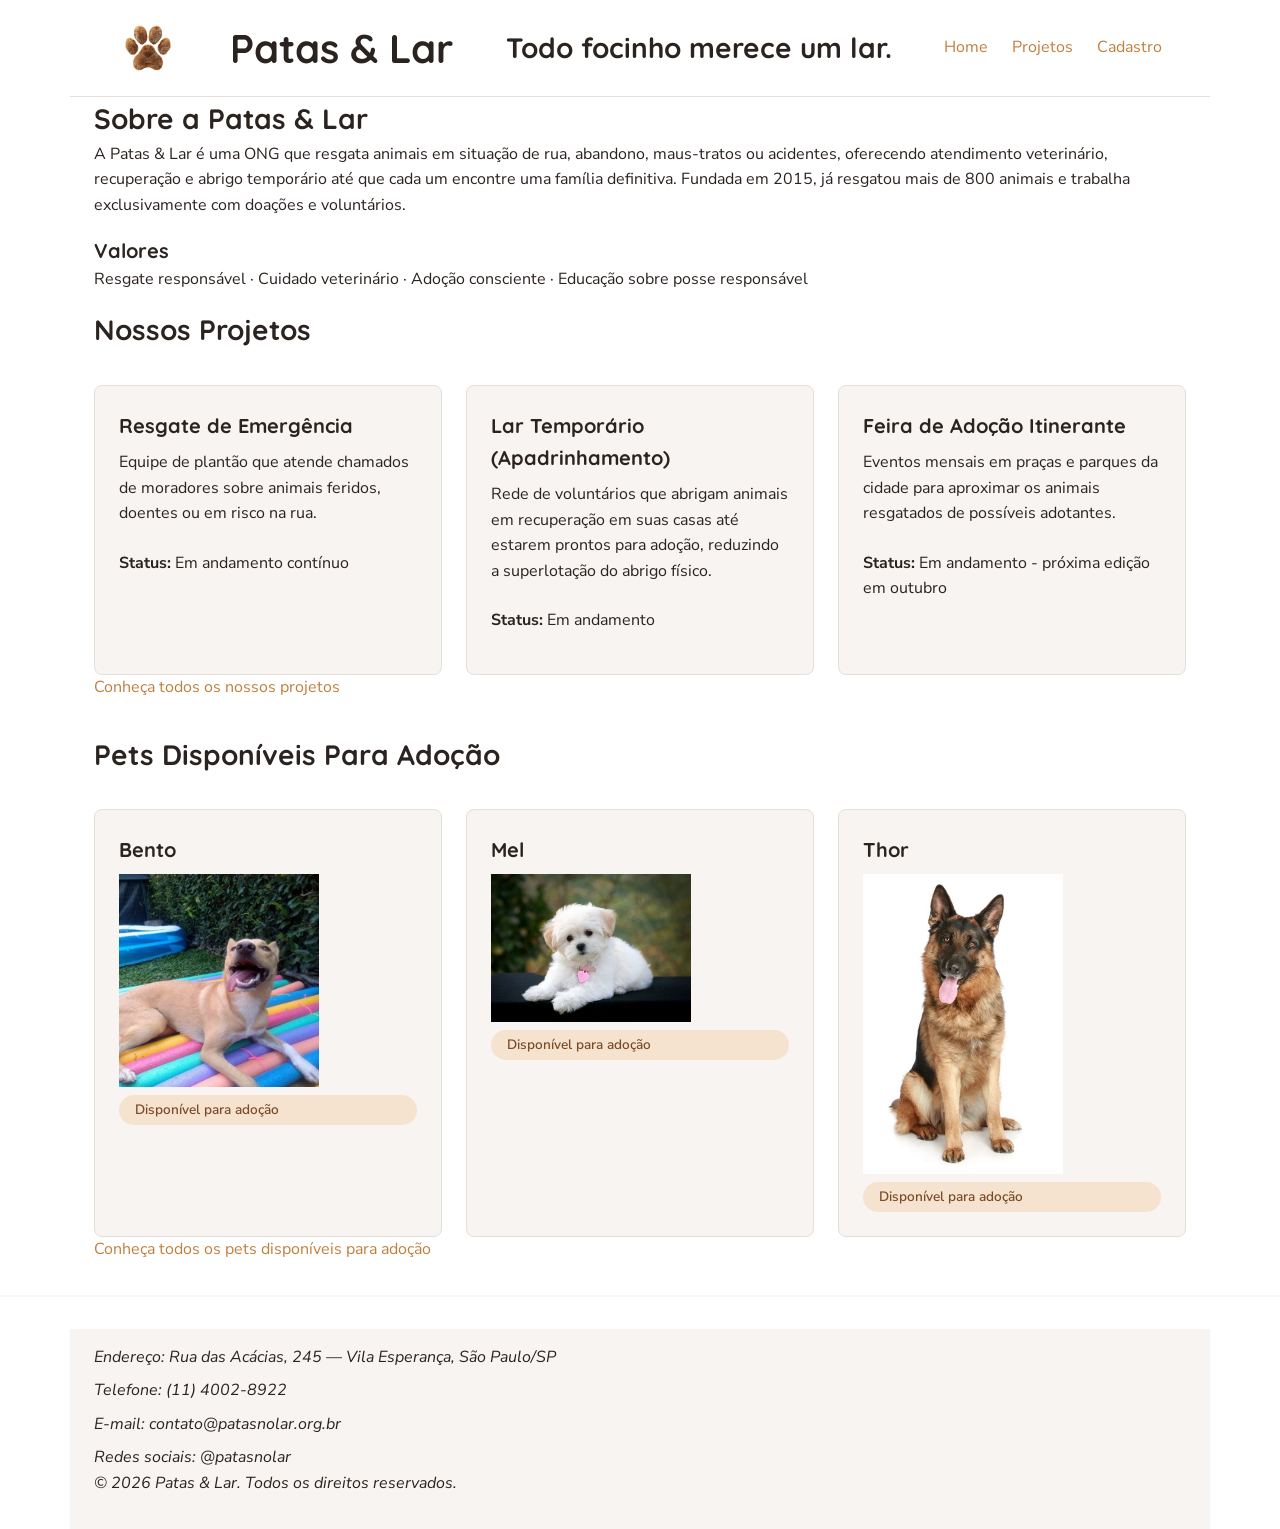
<file: index.html>
<!DOCTYPE html>
<html lang="pt-BR">
<head>
    <meta charset="UTF-8">
    <meta name="viewport" content="width=device-width, initial-scale=1.0">
    <link rel="preconnect" href="https://fonts.googleapis.com">
<link rel="preconnect" href="https://fonts.gstatic.com" crossorigin>
<link href="https://fonts.googleapis.com/css2?family=Nunito+Sans:ital,opsz,wght@0,6..12,200..1000;1,6..12,200..1000&family=Quicksand:wght@300..700&display=swap" rel="stylesheet">

    <title>Patas & Lar | Início</title>
    <link rel="icon" type="image/png" href="img/logo.png">
    <link rel="stylesheet" href="css/style.css">
</head>
<body>
    <header>
        <img src="img/logo.png" alt="Logo da ONG Patas & Lar" width="60">
        <h1>Patas & Lar</h1>
        <h2>Todo focinho merece um lar.</h2>
        <nav>
            <ul>
                <li><a href="#home" class="link-rota">Home</a></li>
                <li><a href="#projetos" class="link-rota">Projetos</a></li>
                <li><a href="#cadastro" class="link-rota">Cadastro</a></li>
            </ul>
        </nav>
    </header>
    <main id="conteudo-principal">
        <!-- Conteúdo injetado dinamicamente aqui -->
    </main>
    <hr>
    <footer>
         <address>
            <ul>
                <li>Endereço: Rua das Acácias, 245 — Vila Esperança, São Paulo/SP</li>
                <li>Telefone: (11) 4002-8922</li>
                <li>E-mail: contato@patasnolar.org.br</li>
                <li>Redes sociais: @patasnolar</li>
            </ul>
            <p>&copy; 2026 Patas & Lar. Todos os direitos reservados.</p>
        </address>
    </footer>
    <script type="module" src="js/app.js"></script>
</body>
</html>
</file>
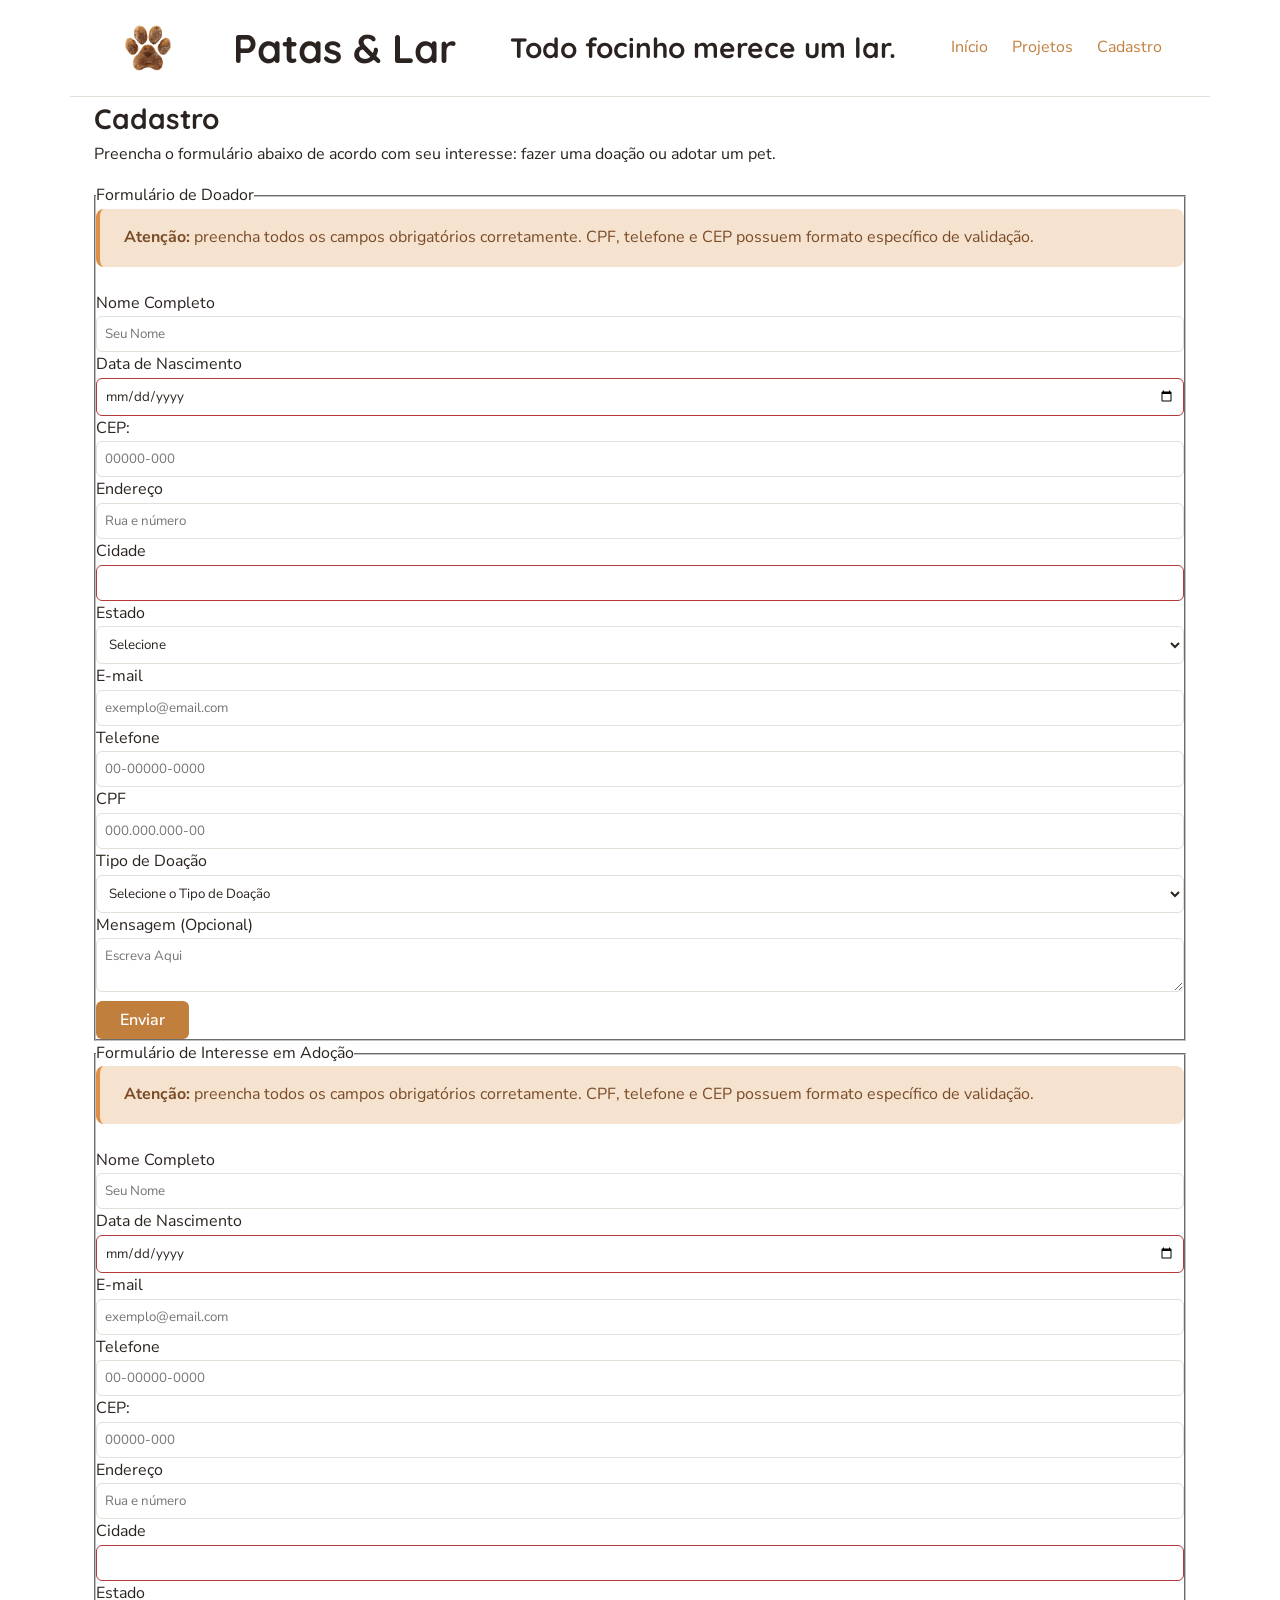
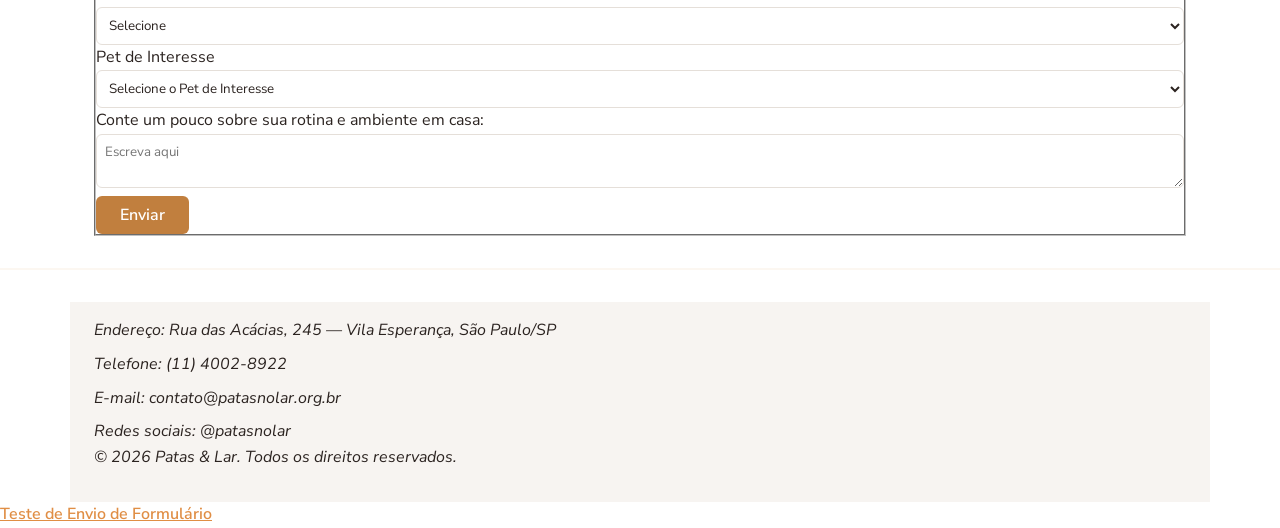
<file: cadastro.html>
<!DOCTYPE html>
<html lang="pt-BR">
<head>
    <meta charset="UTF-8">
    <meta name="viewport" content="width=device-width, initial-scale=1.0">
    <link rel="preconnect" href="https://fonts.googleapis.com">
<link rel="preconnect" href="https://fonts.gstatic.com" crossorigin>
<link href="https://fonts.googleapis.com/css2?family=Nunito+Sans:ital,opsz,wght@0,6..12,200..1000;1,6..12,200..1000&family=Quicksand:wght@300..700&display=swap" rel="stylesheet">

    <title>Patas & Lar | Cadastro</title>
    <link rel="icon" type="image/png" href="img/logo.png">
    <link rel="stylesheet" href="css/style.css">
</head>
<body>
    <header>
         <img src="img/logo.png" alt="Logo da ONG Patas & Lar" width="60">
        <h1>Patas & Lar</h1>
        <h2>Todo focinho merece um lar.</h2>
        <input type="checkbox" id="menu-toggle" class="menu-toggle">
        <label for="menu-toggle" class="menu-icon">&#9776;</label>
        <nav>
            <ul>
                <li><a href="index.html">Início</a></li>
                <li><a href="projetos.html">Projetos</a></li>
                <li><a href="cadastro.html">Cadastro</a></li>
            </ul>
        </nav>
    </header>
    <main>
    <section>
        <h2>Cadastro</h2>
        <p>Preencha o formulário abaixo de acordo com seu interesse: fazer uma doação ou adotar um pet.</p>

        <form>
            <fieldset>
                <legend>Formulário de Doador</legend>
                <div class="alert alert-info">
                <strong>Atenção:</strong> preencha todos os campos obrigatórios corretamente. CPF, telefone e CEP possuem formato específico de validação.
                </div>
                <label for="nome-doador">Nome Completo</label>
                <input type="text" id="nome-doador" name="nome-doador" placeholder="Seu Nome" required>
                <label for="nascimento-doador">Data de Nascimento</label>
                <input type="date" id="nascimento-doador" name="nascimento-doador" required>
                <label for="cep-doador">CEP: </label>
                <input type="text" id="cep-doador" name="cep-doador" pattern="[0-9]{5}-[0-9]{3}" placeholder="00000-000" required>
                <label for="endereco-doador">Endereço</label>
                <input type="text" id="endereco-doador" name="endereco-doador" placeholder="Rua e número" required>
                <label for="cidade-doador">Cidade</label>
                <input type="text" id="cidade-doador" name="cidade-doador" required>
                <label for="estado-doador">Estado</label>
                <select id="estado-doador" name="estado-doador" required>
                    <option value="">Selecione</option>
                    <option value="SP">São Paulo</option>
                    <option value="RJ">Rio de Janeiro</option>
                    <option value="MG">Minas Gerais</option>
                    <option value="ES">Espírito Santo</option>
                    <option value="PR">Paraná</option>
                    <option value="RS">Rio Grande do Sul</option>
                    <option value="AC">Acre</option>
                    <option value="AP">Amapá</option>
                    <option value="AM">Amazonas</option>
                    <option value="PA">Pará</option>
                    <option value="RO">Rondônia</option>
                    <option value="RR">Roraima</option>
                    <option value="TO">Tocantins</option>
                    <option value="AL">Alagoas</option>
                    <option value="BA">Bahia</option>
                    <option value="CE">Ceará</option>
                    <option value="MA">Maranhão</option>
                    <option value="PB">Pernambuco</option>
                    <option value="PI">Piauí</option>
                    <option value="RN">Rio Grande do Norte</option>
                    <option value="SE">Sergipe</option>
                    <option value="DF">Distrito Federal</option>
                    <option value="GO">Goiás</option>
                    <option value="MT">Mato Grosso</option>
                    <option value="MS">Mato Grosso do Sul</option>
                </select>
                <label for="email-doador">E-mail</label>
                <input type="email" id="email-doador" name="email-doador" placeholder="exemplo@email.com" required>
                <label for="telefone-doador">Telefone</label>
                <input type="tel" id="telefone-doador" name="telefone-doador" 
                pattern="[0-9]{2}-[0-9]{5}-[0-9]{4}" placeholder="00-00000-0000">
                <label for="cpf-doador">CPF</label>
                <input type="text" id="cpf-doador" name="cpf-doador"
                pattern="[0-9]{3}\.[0-9]{3}\.[0-9]{3}-[0-9]{2}" placeholder="000.000.000-00" required>
                <label for="tipo-doacao">Tipo de Doação</label>
                <select id="tipo-doacao" name="tipo-doacao" required>
                    <option value="">Selecione o Tipo de Doação</option>
                    <option value="unica">Doação Única</option>
                    <option value="mensal">Doação mensal (Padrinho/Madrinha)</option>
                    <option value="itens">Doação de Itens</option>
                </select> 
                <label for="mensagem-doador">Mensagem (Opcional)</label>
                <textarea id="mensagem-doador" name="mensagem-doador" placeholder="Escreva Aqui"></textarea>
                <button type="submit">Enviar</button>
            </fieldset>
        </form>

        <form>
            <fieldset>
                <legend>Formulário de Interesse em Adoção</legend>
                <div class="alert alert-info">
                <strong>Atenção:</strong> preencha todos os campos obrigatórios corretamente. CPF, telefone e CEP possuem formato específico de validação.
                </div>
                <label for="nome-adotante">Nome Completo</label>
                <input type="text" id="nome-adotante" name="nome-adotante" placeholder="Seu Nome" required>
                <label for="nascimento-adotante">Data de Nascimento</label>
                <input type="date" id="nascimento-adotante" name="nascimento-adotante" required>
                <label for="email-adotante">E-mail</label>
                <input type="email" id="email-adotante" name="email-adotante" placeholder="exemplo@email.com" required>
                <label for="telefone-adotante">Telefone</label>
                <input type="tel" id="telefone-adotante" name="telefone-adotante"
                pattern="[0-9]{2}-[0-9]{5}-[0-9]{4}" placeholder="00-00000-0000">
                <label for="cep-adotante">CEP: </label>
                <input type="text" id="cep-adotante" name="cep-adotante"
                pattern="[0-9]{5}-[0-9]{3}" placeholder="00000-000" required>
                  <label for="endereco-adotante">Endereço</label>
                <input type="text" id="endereco-adotante" name="endereco-adotante" placeholder="Rua e número" required>
                <label for="cidade-adotante">Cidade</label>
                <input type="text" id="cidade-adotante" name="cidade-adotante" required>
                <label for="estado-adotante">Estado</label>
                <select id="estado-adotante" name="estado-adotante" required>
                    <option value="">Selecione</option>
                    <option value="SP">São Paulo</option>
                    <option value="RJ">Rio de Janeiro</option>
                    <option value="MG">Minas Gerais</option>
                    <option value="ES">Espírito Santo</option>
                    <option value="PR">Paraná</option>
                    <option value="RS">Rio Grande do Sul</option>
                    <option value="AC">Acre</option>
                    <option value="AP">Amapá</option>
                    <option value="AM">Amazonas</option>
                    <option value="PA">Pará</option>
                    <option value="RO">Rondônia</option>
                    <option value="RR">Roraima</option>
                    <option value="TO">Tocantins</option>
                    <option value="AL">Alagoas</option>
                    <option value="BA">Bahia</option>
                    <option value="CE">Ceará</option>
                    <option value="MA">Maranhão</option>
                    <option value="PB">Pernambuco</option>
                    <option value="PI">Piauí</option>
                    <option value="RN">Rio Grande do Norte</option>
                    <option value="SE">Sergipe</option>
                    <option value="DF">Distrito Federal</option>
                    <option value="GO">Goiás</option>
                    <option value="MT">Mato Grosso</option>
                    <option value="MS">Mato Grosso do Sul</option>
                </select>
                <label for="pet-interesse">Pet de Interesse</label>
                <select id="pet-interesse" name="pet-interesse">
                    <option value="" >Selecione o Pet de Interesse</option>
                    <option value="bento">Bento</option>
                    <option value="mel">Mel</option>
                    <option value="thor">Thor</option>
                </select>

                <label for="mensagem-adotante">Conte um pouco sobre sua rotina e ambiente em casa: </label>
                <textarea id="mensagem-adotante" name="mensagem-adotante" placeholder="Escreva aqui" required></textarea>
                <button type="submit">Enviar</button>
             </fieldset>
        </form>
    </section>
</main>
 <hr>
    <footer>
        <address>
            <ul>
                <li>Endereço: Rua das Acácias, 245 — Vila Esperança, São Paulo/SP</li>
                <li>Telefone: (11) 4002-8922</li>
                <li>E-mail: contato@patasnolar.org.br</li>
                <li>Redes sociais: @patasnolar</li>
            </ul>
            <p>&copy; 2026 Patas & Lar. Todos os direitos reservados.</p>
        </address>
    </footer>
    <input type="checkbox" id="toast-toggle" class="modal-toggle">
    <label for="toast-toggle" class="btn-link">Teste de Envio de Formulário</label>

        <div class="toast">
            ✓ Cadastro enviado com sucesso!
        </div>
</body>
</html>
</file>
<file: css/style.css>
:root {
    /* Cores da Marca */
    --color-primary-500: #C17F3E;
    --color-primary-600: #A8672A;
    --color-primary-100: #F5E3D0;

    --color-secondary-500: #7A4B27;
    --color-accent-500: #E08E45;

    /* Neutros */
    --color-neutral-900: #2B2320;
    --color-neutral-700: #5C5049;
    --color-neutral-400: #A69C93;
    --color-neutral-200: #E5DFD9;
    --color-neutral-100: #F7F4F1;
    --color-neutral-0:   #FFFFFF;

    /* Tokens semânticos - modo claro (padrão) */
    --bg-page: var(--color-neutral-0);
    --bg-surface: var(--color-neutral-100);
    --text-primary: var(--color-neutral-900);
    --text-secondary: var(--color-neutral-700);
    --border-default: var(--color-neutral-200);

    /* Tipografia */
    --font-heading: 'Quicksand', sans-serif;
    --font-body: 'Nunito Sans', sans-serif;
    
    --font-size-1: 0.85rem;
    --font-size-2: 1rem;
    --font-size-3: 1.25rem;
    --font-size-4: 1.75rem;
    --font-size-5: 2.5rem;

    /* Espaçamentos */
    --space-1: 0.25rem;
    --space-2: 0.5rem;
    --space-3: 1rem;
    --space-4: 1.5rem;
    --space-5: 2rem;
    --space-6: 3rem;
    --space-7: 4rem;
}

[data-theme="dark"] {
    /* Tokens semânticos - modo escuro */
    --bg-page: #201A17;
    --bg-surface:#2E2622;
    --text-primary: var(--color-neutral-100);
    --text-secondary: var(--color-neutral-400);
    --border-default: #4A403A;

    --color-primary-500: #D8985A;
    --color-accent-500: #F0A968;
}
* {
    margin: 0;
    padding: 0;
    box-sizing: border-box;
}
header,
main,
footer {
    width: 100%;
    max-width: 400px;
    margin-inline: auto;
    padding-inline: var(--space-4);
}
footer {
    background-color: var(--bg-surface);
    padding-block: var(--space-3);
}

body {
    font-family: var(--font-body);
    font-size: var(--font-size-2);
    background-color: var(--bg-page);
    color: var(--text-primary);
    line-height: 1.6;
}

h1, h2, h3, h4, h5, h6 {
    font-family: var(--font-heading);
    color: var(--text-primary);
    font-weight: 700;
}
h1 {
    font-size: var(--font-size-5);
}
h2 {
    font-size: var(--font-size-4);
}
h3 {
    font-size: var(--font-size-3);
}
p {
    margin-bottom: var(--space-3);
}
a {
    color: var(--color-primary-500);
    text-decoration: none;
}
a:hover {
    color: var(--color-primary-600);
    text-decoration: underline;
}
header {
    display: flex;
    align-items: center;
    justify-content: space-between;
    padding-block: var(--space-3);
    border-bottom: 1px solid var(--border-default);
}

.menu-toggle {
    display: none;
}
.menu-icon {
    display: none;
    font-size: var(--font-size-4);
    cursor: pointer;
    color: var(--text-primary);
}



nav ul {
    display: flex;
    gap: var(--space-4);
    list-style: none;
}

.cards-grid {
display: grid;
grid-template-columns: repeat(12, 1fr);
gap: var(--space-4);
}
.cards-grid article {
    display: flex;
    flex-direction: column;
    gap: var(--space-2);
    background-color: var(--bg-surface);
    border: 1px solid var(--border-default);
    border-radius: 8px;
    padding: var(--space-4);
}

.cards-grid > article {
    grid-column: span 12;
}
.section-intro {
    max-width: 60ch;
    margin-bottom: var(--space-5);
}
hr {
    border: none;
    border-top: 2px solid var(--color-primary-100);
    margin-block: var(--space-5);
    opacity: 30%;
}
footer address ul {
    display: flex;
    flex-direction: column;
    gap: var(--space-2);
    list-style: none;
}

@media (min-width: 400px) {
    header, main, footer {
        max-width: 480px;
    }
}
@media (min-width: 768px) {
    header, main, footer {
        max-width: 720px;
    }
    .cards-grid > article {
        grid-column: span 6;
    }
}
@media (min-width: 1024px) {
    header, main, footer {
        max-width: 960px;
    }
    .cards-grid > article {
        grid-column: span 4;
    }
    header { padding-inline: var(--space-6);}
}
@media (min-width: 1280px) {
    header, main, footer {
        max-width: 1140px;
    }
}
@media (min-width: 1440px) {
    header, main, footer {
        max-width: 1320px;
    }
    h1 {
        font-size: calc(var(--font-size-5) * 1.15);
    }
}
@media (max-width: 767px) {
    .menu-icon {
        display: block;
    }
    nav ul {
        display: none;
        flex-direction: column;
        width: 100%;
        background-color: var(--bg-surface);
        padding: var(--space-4);
        gap: var(--space-2);
        border-radius: 8px;
        margin-top: var(--space-3);
    }
    nav ul li a {
        display: block;
        background-color: var(--color-primary-100);
        color: var(--color-secondary-500);
        text-align: center;
        padding: var(--space-2) var(--space-3);
        border-radius: 6px;
        font-weight: 600;
    }

    nav ul li a:hover {
        background-color: var(--color-primary-500);
        color: var(--color-neutral-0);
    }
    }
    .menu-toggle:checked ~ nav ul {
        display: flex;
    }

    button {
        background-color: var(--color-primary-500);
        color: var(--color-neutral-0);
        font-family: var(--font-body);
        font-weight: 600;
        font-size: var(--font-size-2);
        border: none;
        border-radius: 6px;
        padding: var(--space-2) var(--space-4);
        cursor: pointer;
        transition: background-color 0.2s ease; transform: 0.1s ease; box-shadow: 0.2s ease;
    }

    button:hover {
        background-color: var(--color-primary-600);
        box-shadow: 0 4px 8px rgba(0, 0, 0, 0.15);
    }

    button:active {
        transform: scale(0.97);
        background-color: var(--color-secondary-500);
    }

    button:disabled {
        background-color: var(--color-neutral-400);
        color: var(--color-neutral-200);
        cursor: not-allowed;
    }

    input,
    select,
    textarea {
        width: 100%;
        padding: var(--space-2);
        border: 1px solid var(--border-default);
        border-radius: 6px;
        font-family: var(--font-body);
        background-color: var(--bg-page);
        color: var(--text-primary);
        transition: border-color 0.2s ease, box-shadow 0.2s ease;    
    }
    
    input:not(:placeholder-shown):valid,
    textarea:not(:placeholder-shown):valid {
        border-color: #4A7A4A;
}

input:not(:placeholder-shown):invalid,
textarea:not(:placeholder-shown):invalid {
    border-color: #B23A3A;
}

input:not(:placeholder-shown):valid,
textarea:not(:placeholder-shown):valid {
    border-color: #4A7A4A;
}

input:not(:placeholder-shown):invalid,
textarea:not(:placeholder-shown):invalid {
    border-color: #B23A3A;
}

.mensagem-erro {
    display: block;
    margin-top: 0.35rem;
    color: #B23A3A;
    font-size: 0.9rem;
    line-height: 1.4;
}

.badge {
    display: inline-block;
    font-size: var(--font-size-1);
    font-weight: 600;
    padding: var(--space-1) var(--space-3);
    border-radius: 999px;
}

.badge-success {
    background-color: #E3F0E3;
    color: #2F5C2F;
}

.badge-info {
    background-color: var(--color-primary-100);
    color: var(--color-secondary-500);
}

.alert {
    padding: var(--space-3) var(--space-4);
    border-radius: 8px;
    border-left: 4px solid;
    margin-bottom: var(--space-4);
}

.alert-info {
    background-color: var(--color-primary-100);
    border-color: var(--color-accent-500);
    color: var(--color-secondary-500);
}
.modal-toggle {
    display: none;
}

.btn-link {
    color: var(--color-accent-500);
    font-weight: 600;
    cursor: pointer;
    text-decoration: underline;
}

.modal-overlay {
    display: none;
    position: fixed;
    inset: 0;
    background-color: rgba(43, 35, 32, 0.6);
    align-items: center;
    justify-content: center;
    z-index: 10;
}

.modal-toggle:checked ~ .modal-overlay {
    display: flex;
}

.modal {
    background-color: var(--bg-page);
    padding: var(--space-5);
    border-radius: 12px;
    max-width: 400px;
    position: relative;
    text-align: center;
}

.modal-close {
    position: absolute;
    top: var(--space-2);
    right: var(--space-3);
    cursor: pointer;
    font-size: var(--font-size-3);
}
.toast {
    display: none;
    position: fixed;
    bottom: var(--space-4);
    right: var(--space-4);
    background-color: #2F5C2F;
    color: var(--color-neutral-0);
    padding: var(--space-3) var(--space-4);
    border-radius: 8px;
    box-shadow: 0 4px 12px rgba(0, 0, 0, 0.2);
    font-weight: 600;
}

#toast-toggle:checked ~ .toast {
    display: block;
}
</file>
